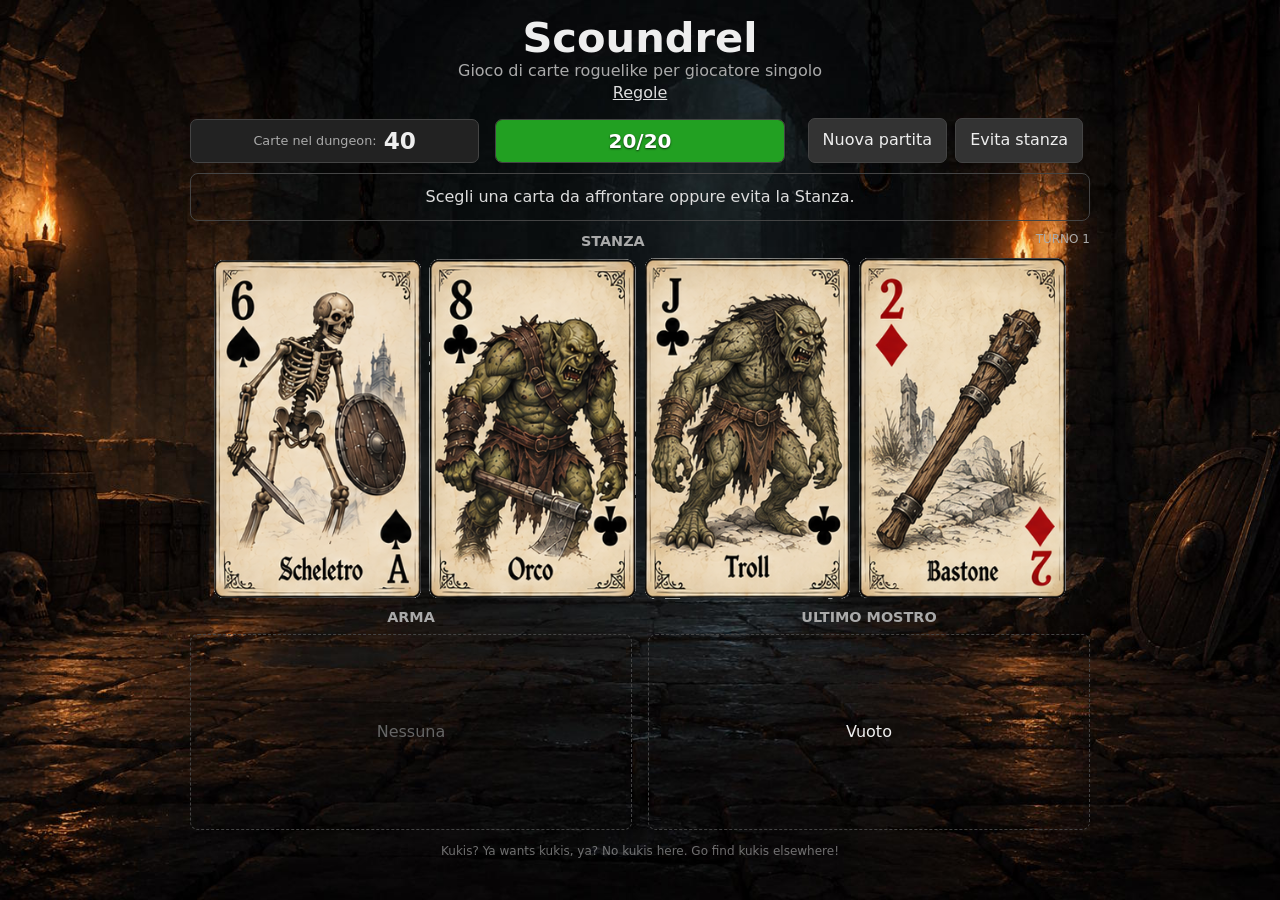
<file: index.html>
<!doctype html>
<html lang="it">
<head>
  <meta charset="utf-8">
  <meta name="viewport" content="width=device-width, initial-scale=1">
  <title>Scoundrel</title>
  <link rel="icon" href="favicon.ico" type="image/x-icon">
  <link rel="stylesheet" href="css/style.css?v=1.3.0">
</head>
<body>
<main id="app">
  <header>
    <h1>Scoundrel</h1>
    <p>Gioco di carte roguelike per giocatore singolo</p>
    <nav><a href="rules.html">Regole</a></nav>
  </header>
  <section class="topbar">
    <div class="stat"><span>Carte nel dungeon</span><strong id="dungeon-count">44</strong></div>
    <div class="health-bar" id="health-bar" role="progressbar" aria-label="Salute" aria-valuemin="0" aria-valuemax="20" aria-valuenow="20"><span id="health">20/20</span></div>
    <div class="controls"><button id="new-game" type="button">Nuova partita</button><button id="avoid" type="button">Evita stanza</button></div>
  </section>
  <div id="message" class="message" aria-live="polite"><div id="message-text"></div><div id="score-message" class="score-message" hidden></div></div>
  <section><h2>Stanza <span class="turn">Turno <span id="turn">1</span></span></h2><div id="room" class="room"></div></section>
  <section id="card-info" class="card-info" aria-live="polite" hidden><h3 id="card-info-title"></h3><p id="card-info-type"></p><p id="card-info-text"></p></section>
  <section class="lower">
    <div><h2>Arma</h2><div id="weapon" class="pile"></div></div>
    <div><h2>Ultimo mostro</h2><div id="last-monster" class="pile"></div></div>
  </section>

  <p class="kukis">Kukis? Ya wants kukis, ya? No kukis here. Go find kukis elsewhere!</p>
</main>
<dialog id="combat-modal" class="modal">
  <div class="modal-box" aria-labelledby="combat-title">
    <h2 id="combat-title">Scegli un’azione</h2><div id="combat-card"></div><p id="action-description"></p>
    <button id="barehanded" type="button">Combatti a mani nude</button>
    <button id="weapon-fight" type="button">Usa l’arma</button>
    <button id="drink-potion" type="button">Bevi</button>
    <button id="equip-weapon" type="button">Impugna</button>
    <button id="close-modal" type="button" class="secondary">Annulla</button>
  </div>
</dialog>
<script type="module" src="js/ui.js?v=1.3.0"></script>
</body>
</html>
</file>
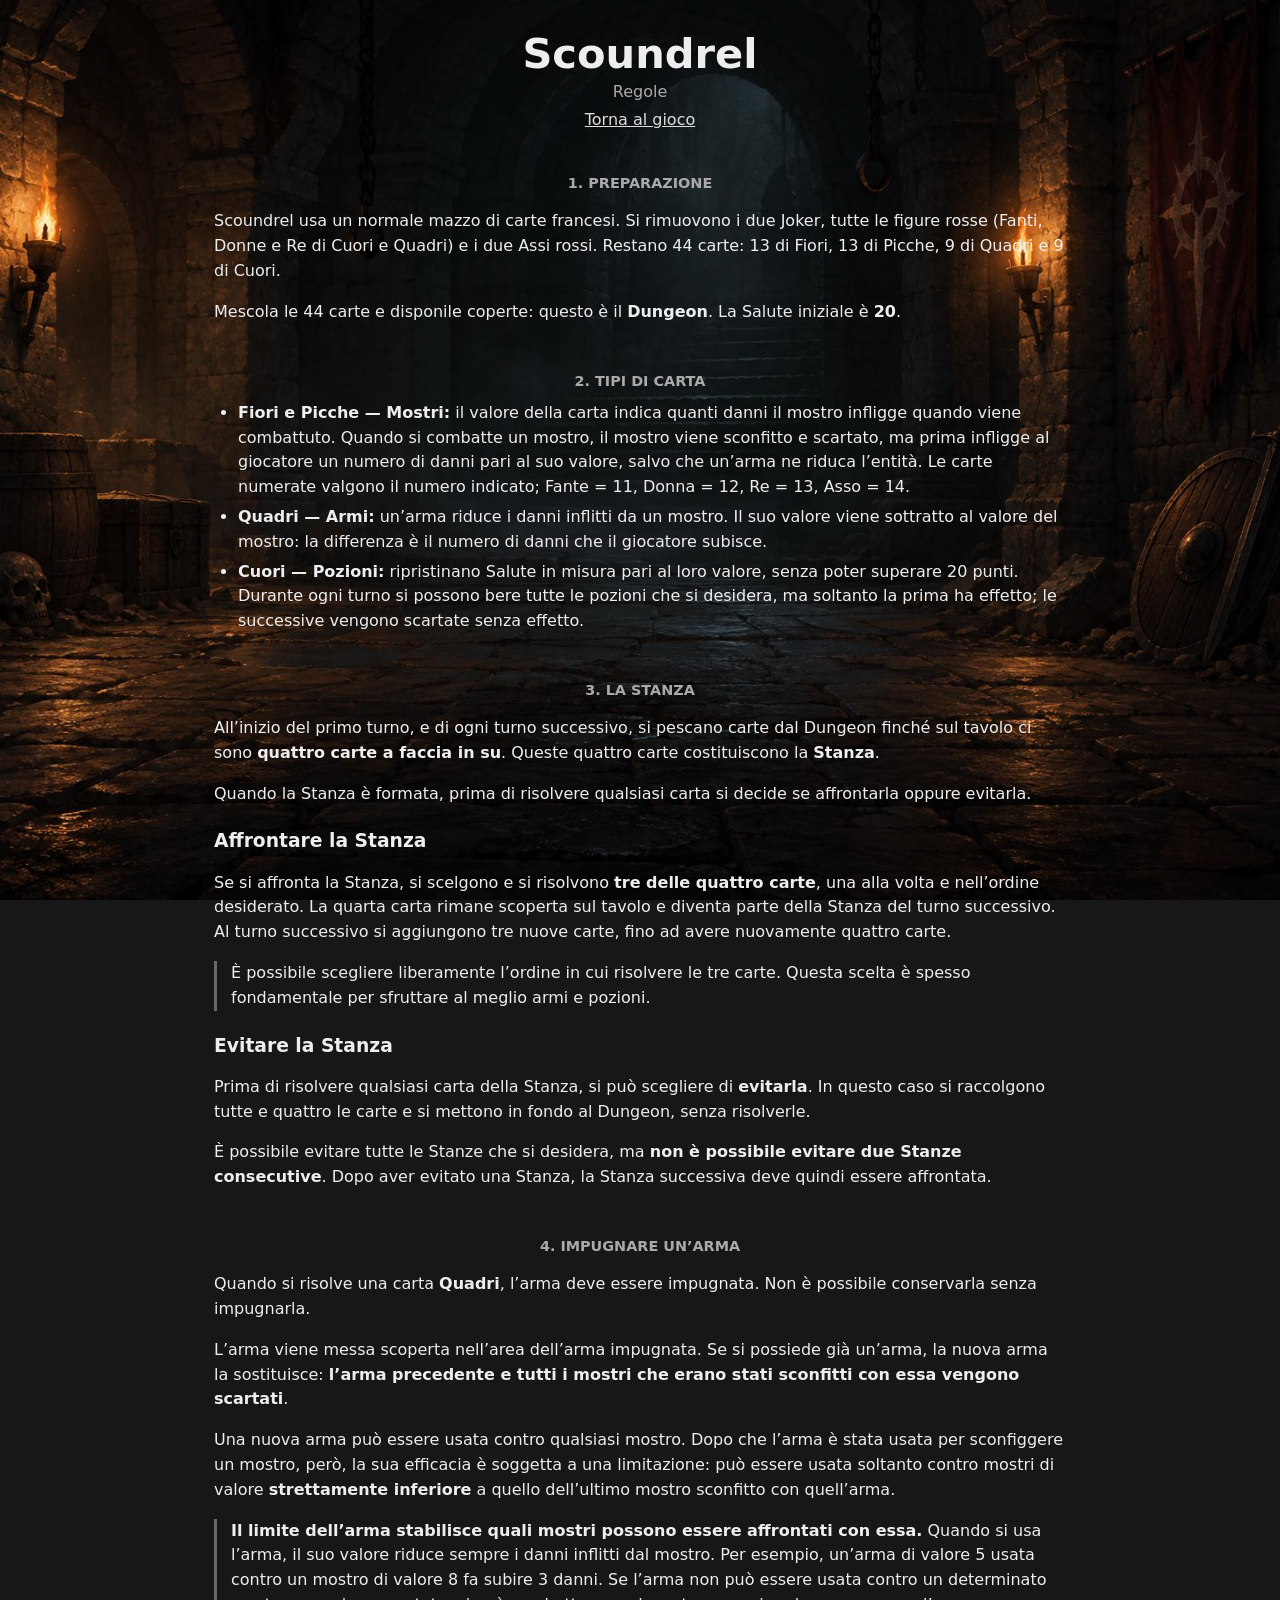
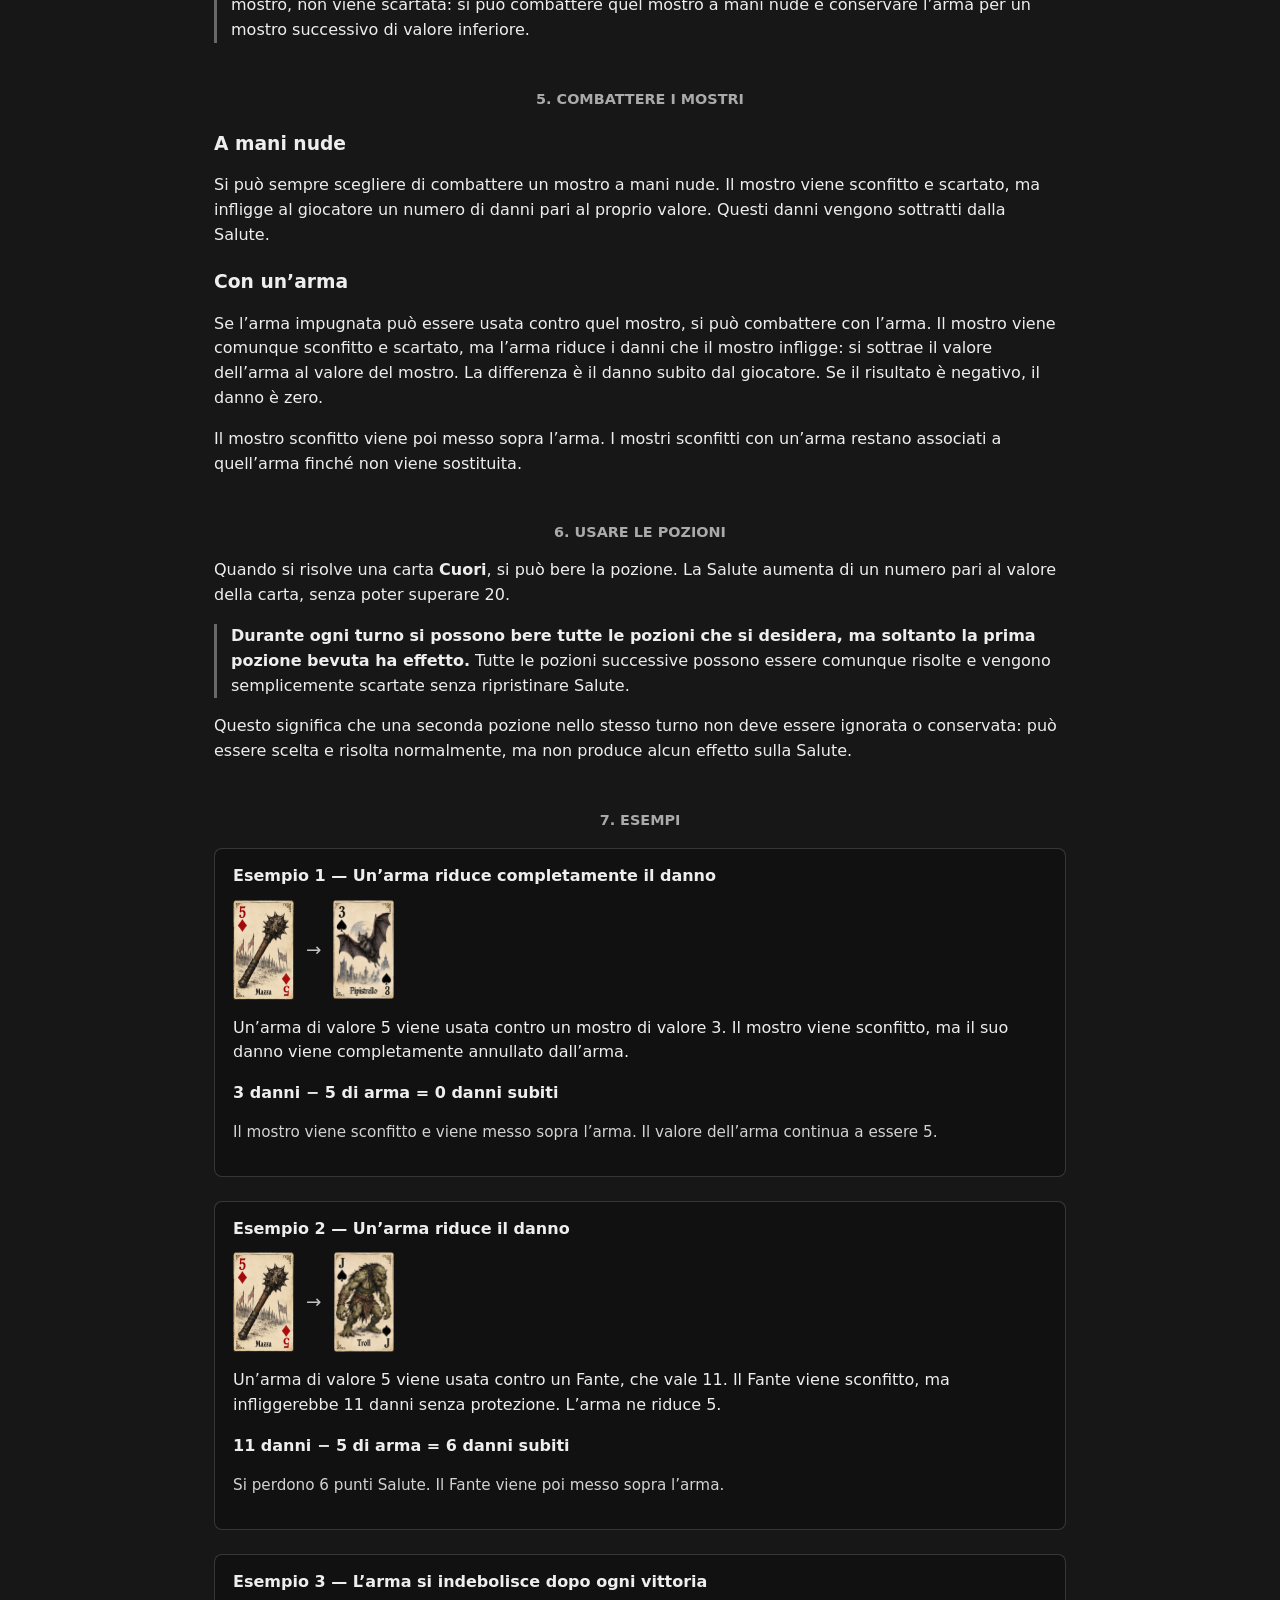
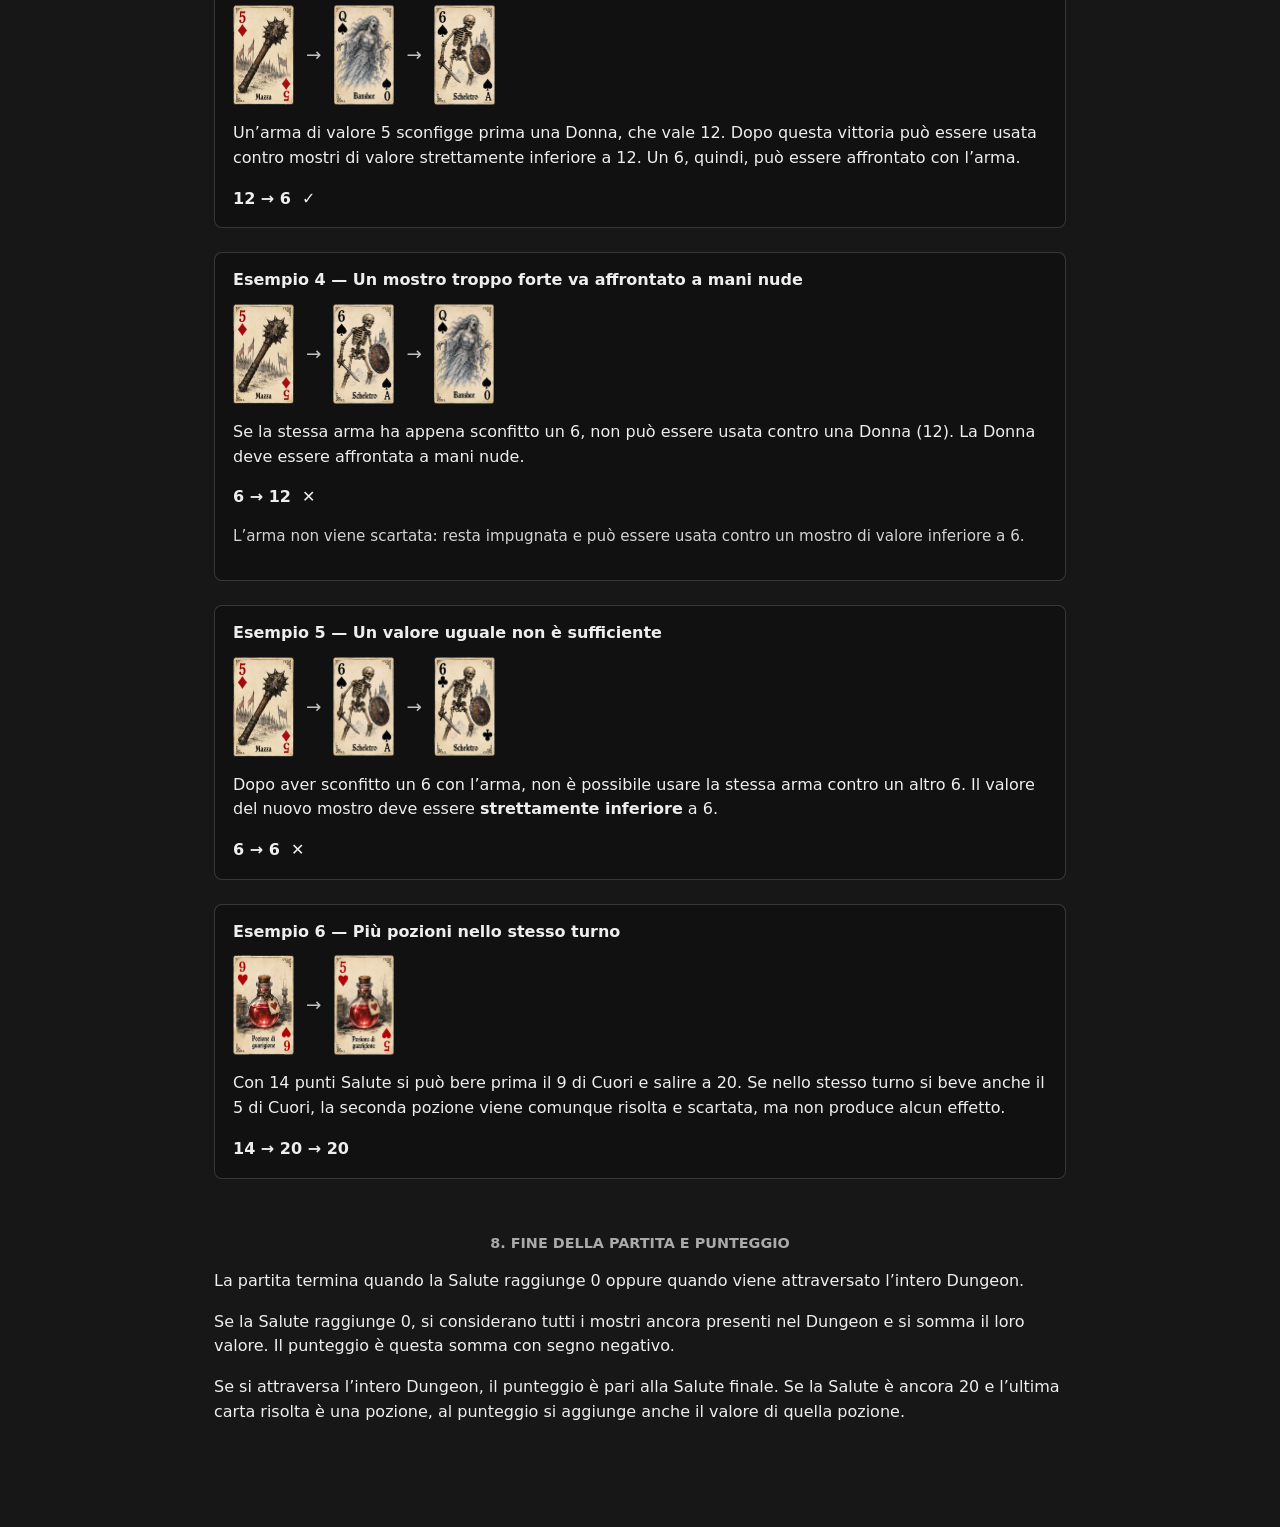
<file: rules.html>
<!doctype html>
<html lang="it">
<head>
  <meta charset="utf-8">
  <meta name="viewport" content="width=device-width, initial-scale=1">
  <title>Scoundrel — Regole</title>
  <link rel="stylesheet" href="css/style.css?v=1.2.0">
  <style>
    .rules {
      max-width: 900px;
      margin: 0 auto;
      padding: 32px 24px 56px;
    }

    .rules header {
      text-align: center;
      margin-bottom: 36px;
    }

    .rules h1 {
      margin-bottom: 4px;
    }

    .rules header p {
      margin: 4px 0;
    }

    .rules section {
      margin: 0 0 30px;
    }

    .rules h2 {
      margin: 0 0 10px;
    }

    .rules h3 {
      margin: 22px 0 8px;
    }

    .rules p,
    .rules li {
      line-height: 1.55;
    }

    .rules ul,
    .rules ol {
      padding-left: 24px;
    }

    .rules .example {
      margin: 18px 0 24px;
      padding: 16px 18px;
      border: 1px solid rgba(255,255,255,.16);
      border-radius: 8px;
      background: rgba(0,0,0,.24);
    }

    .rules .example-title {
      font-weight: 700;
      margin-bottom: 12px;
    }

    .rules .cards {
      display: flex;
      align-items: center;
      gap: 12px;
      margin: 12px 0;
      flex-wrap: wrap;
    }

    .rules .card-example {
      width: 61px;
      height: 100px;
      object-fit: contain;
      flex: 0 0 auto;
    }

    .rules .arrow {
      font-size: 1.15rem;
      opacity: .8;
    }

    .rules .calculation {
      margin: 8px 0 0;
      font-weight: 600;
    }

    .rules .note {
      opacity: .88;
      font-size: .95rem;
    }

    .rules .important {
      padding-left: 14px;
      border-left: 3px solid rgba(255,255,255,.35);
    }
  </style>
</head>

<body>
<main class="rules">

  <header>
    <h1>Scoundrel</h1>
    <p>Regole</p>
    <p><a href="index.html">Torna al gioco</a></p>
  </header>

  <section>
    <h2>1. Preparazione</h2>
    <p>
      Scoundrel usa un normale mazzo di carte francesi. Si rimuovono i due Joker,
      tutte le figure rosse (Fanti, Donne e Re di Cuori e Quadri) e i due Assi rossi.
      Restano 44 carte: 13 di Fiori, 13 di Picche, 9 di Quadri e 9 di Cuori.
    </p>
    <p>
      Mescola le 44 carte e disponile coperte: questo è il <strong>Dungeon</strong>.
      La Salute iniziale è <strong>20</strong>.
    </p>
  </section>

  <section>
    <h2>2. Tipi di carta</h2>
    <ul>
      <li>
        <strong>Fiori e Picche — Mostri:</strong>
        il valore della carta indica quanti danni il mostro infligge quando viene
        combattuto. Quando si combatte un mostro, il mostro viene sconfitto e
        scartato, ma prima infligge al giocatore un numero di danni pari al suo
        valore, salvo che un’arma ne riduca l’entità.
        Le carte numerate valgono il numero indicato; Fante = 11, Donna = 12,
        Re = 13, Asso = 14.
      </li>
      <li>
        <strong>Quadri — Armi:</strong>
        un’arma riduce i danni inflitti da un mostro. Il suo valore viene sottratto
        al valore del mostro: la differenza è il numero di danni che il giocatore
        subisce.
      </li>
      <li>
        <strong>Cuori — Pozioni:</strong>
        ripristinano Salute in misura pari al loro valore, senza poter superare
        20 punti. Durante ogni turno si possono bere tutte le pozioni che si desidera, ma soltanto la prima ha effetto; le successive vengono scartate senza effetto.
      </li>
    </ul>
  </section>

  <section>
    <h2>3. La Stanza</h2>

    <p>
      All’inizio del primo turno, e di ogni turno successivo, si pescano carte
      dal Dungeon finché sul tavolo ci sono <strong>quattro carte a faccia in su</strong>.
      Queste quattro carte costituiscono la <strong>Stanza</strong>.
    </p>

    <p>
      Quando la Stanza è formata, prima di risolvere qualsiasi carta si decide
      se affrontarla oppure evitarla.
    </p>

    <h3>Affrontare la Stanza</h3>
    <p>
      Se si affronta la Stanza, si scelgono e si risolvono <strong>tre delle quattro
      carte</strong>, una alla volta e nell’ordine desiderato.
      La quarta carta rimane scoperta sul tavolo e diventa parte della Stanza
      del turno successivo. Al turno successivo si aggiungono tre nuove carte,
      fino ad avere nuovamente quattro carte.
    </p>

    <p class="important">
      È possibile scegliere liberamente l’ordine in cui risolvere le tre carte.
      Questa scelta è spesso fondamentale per sfruttare al meglio armi e pozioni.
    </p>

    <h3>Evitare la Stanza</h3>
    <p>
      Prima di risolvere qualsiasi carta della Stanza, si può scegliere di
      <strong>evitarla</strong>. In questo caso si raccolgono tutte e quattro le
      carte e si mettono in fondo al Dungeon, senza risolverle.
    </p>
    <p>
      È possibile evitare tutte le Stanze che si desidera, ma
      <strong>non è possibile evitare due Stanze consecutive</strong>.
      Dopo aver evitato una Stanza, la Stanza successiva deve quindi essere affrontata.
    </p>
  </section>

  <section>
    <h2>4. Impugnare un’arma</h2>

    <p>
      Quando si risolve una carta <strong>Quadri</strong>, l’arma deve essere
      impugnata. Non è possibile conservarla senza impugnarla.
    </p>

    <p>
      L’arma viene messa scoperta nell’area dell’arma impugnata.
      Se si possiede già un’arma, la nuova arma la sostituisce:
      <strong>l’arma precedente e tutti i mostri che erano stati sconfitti
      con essa vengono scartati</strong>.
    </p>

    <p>
      Una nuova arma può essere usata contro qualsiasi mostro. Dopo che l’arma
      è stata usata per sconfiggere un mostro, però, la sua efficacia è soggetta
      a una limitazione: può essere usata soltanto contro mostri di valore
      <strong>strettamente inferiore</strong> a quello dell’ultimo mostro
      sconfitto con quell’arma.
    </p>

    <p class="important">
      <strong>Il limite dell’arma stabilisce quali mostri possono essere affrontati con essa.</strong>
      Quando si usa l’arma, il suo valore riduce sempre i danni inflitti dal mostro.
      Per esempio, un’arma di valore 5 usata contro un mostro di valore 8 fa subire 3 danni. Se l’arma non può essere usata contro un determinato mostro,
      non viene scartata: si può combattere quel mostro a mani nude e conservare
      l’arma per un mostro successivo di valore inferiore.
    </p>
  </section>

  <section>
    <h2>5. Combattere i Mostri</h2>

    <h3>A mani nude</h3>
    <p>
      Si può sempre scegliere di combattere un mostro a mani nude.
      Il mostro viene sconfitto e scartato, ma infligge al giocatore un numero
      di danni pari al proprio valore. Questi danni vengono sottratti dalla
      Salute.
    </p>

    <h3>Con un’arma</h3>
    <p>
      Se l’arma impugnata può essere usata contro quel mostro, si può
      combattere con l’arma. Il mostro viene comunque sconfitto e scartato, ma
      l’arma riduce i danni che il mostro infligge: si sottrae il valore dell’arma
      al valore del mostro. La differenza è il danno subito dal giocatore.
      Se il risultato è negativo, il danno è zero.
    </p>
    <p>
      Il mostro sconfitto viene poi messo sopra l’arma. I mostri sconfitti con
      un’arma restano associati a quell’arma finché non viene sostituita.
    </p>
  </section>

  <section>
    <h2>6. Usare le Pozioni</h2>

    <p>
      Quando si risolve una carta <strong>Cuori</strong>, si può bere la pozione.
      La Salute aumenta di un numero pari al valore della carta, senza poter
      superare 20.
    </p>

    <p class="important">
      <strong>Durante ogni turno si possono bere tutte le pozioni che si desidera,
      ma soltanto la prima pozione bevuta ha effetto.</strong>
      Tutte le pozioni successive possono essere comunque risolte e vengono
      semplicemente scartate senza ripristinare Salute.
    </p>

    <p>
      Questo significa che una seconda pozione nello stesso turno non deve essere
      ignorata o conservata: può essere scelta e risolta normalmente, ma non
      produce alcun effetto sulla Salute.
    </p>
  </section>

  <section>
    <h2>7. Esempi</h2>

    <div class="example">
      <div class="example-title">Esempio 1 — Un’arma riduce completamente il danno</div>
      <div class="cards">
        <img class="card-example" src="cards/quadri_5.png" alt="5 di Quadri">
        <span class="arrow">→</span>
        <img class="card-example" src="cards/picche_3.png" alt="3 di Picche">
      </div>
      <p>
        Un’arma di valore 5 viene usata contro un mostro di valore 3.
        Il mostro viene sconfitto, ma il suo danno viene completamente annullato
        dall’arma.
      </p>
      <p class="calculation">3 danni − 5 di arma = 0 danni subiti</p>
      <p class="note">
        Il mostro viene sconfitto e viene messo sopra l’arma. Il valore dell’arma
        continua a essere 5.
      </p>
    </div>

    <div class="example">
      <div class="example-title">Esempio 2 — Un’arma riduce il danno</div>
      <div class="cards">
        <img class="card-example" src="cards/quadri_5.png" alt="5 di Quadri">
        <span class="arrow">→</span>
        <img class="card-example" src="cards/picche_j.png" alt="Fante di Picche">
      </div>
      <p>
        Un’arma di valore 5 viene usata contro un Fante, che vale 11.
        Il Fante viene sconfitto, ma infliggerebbe 11 danni senza protezione.
        L’arma ne riduce 5.
      </p>
      <p class="calculation">11 danni − 5 di arma = 6 danni subiti</p>
      <p class="note">
        Si perdono 6 punti Salute. Il Fante viene poi messo sopra l’arma.
      </p>
    </div>

    <div class="example">
      <div class="example-title">Esempio 3 — L’arma si indebolisce dopo ogni vittoria</div>
      <div class="cards">
        <img class="card-example" src="cards/quadri_5.png" alt="5 di Quadri">
        <span class="arrow">→</span>
        <img class="card-example" src="cards/picche_q.png" alt="Donna di Picche">
        <span class="arrow">→</span>
        <img class="card-example" src="cards/picche_6.png" alt="6 di Picche">
      </div>
      <p>
        Un’arma di valore 5 sconfigge prima una Donna, che vale 12.
        Dopo questa vittoria può essere usata contro mostri di valore
        strettamente inferiore a 12. Un 6, quindi, può essere affrontato con l’arma.
      </p>
      <p class="calculation">12 → 6 &nbsp;✓</p>
    </div>

    <div class="example">
      <div class="example-title">Esempio 4 — Un mostro troppo forte va affrontato a mani nude</div>
      <div class="cards">
        <img class="card-example" src="cards/quadri_5.png" alt="5 di Quadri">
        <span class="arrow">→</span>
        <img class="card-example" src="cards/picche_6.png" alt="6 di Picche">
        <span class="arrow">→</span>
        <img class="card-example" src="cards/picche_q.png" alt="Donna di Picche">
      </div>
      <p>
        Se la stessa arma ha appena sconfitto un 6, non può essere usata contro
        una Donna (12). La Donna deve essere affrontata a mani nude.
      </p>
      <p class="calculation">6 → 12 &nbsp;✕</p>
      <p class="note">
        L’arma non viene scartata: resta impugnata e può essere usata contro
        un mostro di valore inferiore a 6.
      </p>
    </div>

    <div class="example">
      <div class="example-title">Esempio 5 — Un valore uguale non è sufficiente</div>
      <div class="cards">
        <img class="card-example" src="cards/quadri_5.png" alt="5 di Quadri">
        <span class="arrow">→</span>
        <img class="card-example" src="cards/picche_6.png" alt="6 di Picche">
        <span class="arrow">→</span>
        <img class="card-example" src="cards/fiori_6.png" alt="6 di Fiori">
      </div>
      <p>
        Dopo aver sconfitto un 6 con l’arma, non è possibile usare la stessa arma
        contro un altro 6. Il valore del nuovo mostro deve essere
        <strong>strettamente inferiore</strong> a 6.
      </p>
      <p class="calculation">6 → 6 &nbsp;✕</p>
    </div>

    <div class="example">
      <div class="example-title">Esempio 6 — Più pozioni nello stesso turno</div>
      <div class="cards">
        <img class="card-example" src="cards/cuori_9.png" alt="9 di Cuori">
        <span class="arrow">→</span>
        <img class="card-example" src="cards/cuori_5.png" alt="5 di Cuori">
      </div>
      <p>
        Con 14 punti Salute si può bere prima il 9 di Cuori e salire a 20.
        Se nello stesso turno si beve anche il 5 di Cuori, la seconda pozione
        viene comunque risolta e scartata, ma non produce alcun effetto.
      </p>
      <p class="calculation">14 → 20 → 20</p>
    </div>
  </section>

  <section>
    <h2>8. Fine della partita e punteggio</h2>
    <p>
      La partita termina quando la Salute raggiunge 0 oppure quando viene
      attraversato l’intero Dungeon.
    </p>
    <p>
      Se la Salute raggiunge 0, si considerano tutti i mostri ancora presenti
      nel Dungeon e si somma il loro valore. Il punteggio è questa somma con
      segno negativo.
    </p>
    <p>
      Se si attraversa l’intero Dungeon, il punteggio è pari alla Salute finale.
      Se la Salute è ancora 20 e l’ultima carta risolta è una pozione, al punteggio
      si aggiunge anche il valore di quella pozione.
    </p>
  </section>

</main>
</body>
</html>
</file>
<file: css/style.css>
:root {
  color-scheme: dark;
  --bg: #171717;
  --panel: #222;
  --border: #444;
  --text: #eee;
  --muted: #aaa;
  --accent: #d93c50;
}

* {
  box-sizing: border-box;
}

body {
  margin: 0;
  min-height: 100vh;
  min-height: 100dvh;
  height: auto;
  overflow-x: hidden;
  overflow-y: auto;
  background: var(--bg) url("../sfondo.jpg") center top / cover fixed no-repeat;
  color: var(--text);
  font: 16px/1.4 system-ui, sans-serif;
}

main {
  position: relative;
  width: min(900px, calc(100% - 32px));
  min-height: 100dvh;
  height: auto;
  margin: 0 auto;
  padding: 16px 0 18px;
  display: flex;
  flex-direction: column;
  overflow: visible;
}

header {
  text-align: center;
}

h1 {
  margin: 0;
  font-size: clamp(1.8rem, 4vw, 2.6rem);
  line-height: 1.05;
}

header p {
  margin: 0;
  color: var(--muted);
}

a {
  color: #ddd;
}

.topbar {
  display: grid;
  grid-template-columns: 1fr 1fr 1fr;
  gap: 16px;
  align-items: end;
  margin: 14px 0 10px;
}

.stat {
  text-align: center;
  background: var(--panel);
  border: 1px solid var(--border);
  border-radius: 7px;
  height: 44px;
  padding: 0 14px;
  display: flex;
  align-items: center;
  justify-content: center;
  gap: 7px;
}

.stat span {
  display: inline;
  color: var(--muted);
  font-size: .8rem;
}

.stat span::after {
  content: ":";
}

.stat strong {
  display: inline;
  font-size: 1.45rem;
}

.health-bar {
  position: relative;
  height: 44px;
  border: 1px solid var(--border);
  border-radius: 7px;
  overflow: hidden;
  background: #351616;
  display: flex;
  align-items: center;
  justify-content: center;
  color: #fff;
  font-size: 1.25rem;
  font-weight: 700;
  text-shadow: 0 1px 2px rgb(0 0 0 / .7);
  isolation: isolate;
}

.health-bar::before {
  content: "";
  position: absolute;
  inset: 0 auto 0 0;
  width: var(--health-percent, 100%);
  background: var(--health-color, #b52b2b);
  z-index: -1;
  transition: width .2s ease, background-color .25s ease;
}

.health-bar.health-dead {
  background: #241010;
}

.health-bar.health-dead::before {
  background: #7f1d1d;
}

.controls {
  display: flex;
  gap: 8px;
  justify-content: center;
  flex-wrap: wrap;
}

button {
  border: 1px solid var(--border);
  border-radius: 7px;
  background: #333;
  color: var(--text);
  padding: 10px 14px;
  font: inherit;
  cursor: pointer;
}

button:hover:not(:disabled) {
  background: #444;
}

button:disabled {
  opacity: .4;
  cursor: not-allowed;
}

.message {
  min-height: 42px;
  padding: 12px 14px;
  border: 1px solid var(--border);
  border-radius: 8px;
  color: #ddd;
  text-align: center;
}

.score-message {
  margin-top: 10px;
  font-size: 1.15rem;
  font-weight: 700;
}

h2 {
  font-size: .9rem;
  text-transform: uppercase;
  color: var(--muted);
  text-align: center;
  margin: 10px 0 7px;
}

.turn {
  float: right;
  font-size: .75rem;
  font-weight: normal;
}

/* Modifiche Architetturali: Stanza e Carte */
.room {
  display: flex;
  justify-content: center;
  align-items: center;
  gap: 8px;
  flex: 1; 
  min-height: 0; 
  width: 100%;
}

.card {
  padding: 0;
  background: transparent;
  border: 0;
  display: block;
  overflow: hidden;
  aspect-ratio: 243 / 400;
  height: 100%;
  max-height: 40vh;
  max-width: 23%;
  transition: transform 0.2s ease, opacity 0.2s ease, box-shadow 0.2s ease;
}

.card img {
  display: block;
  width: 100%;
  height: 100%;
  object-fit: contain;
  border-radius: 7px;
  box-shadow: 0 3px 10px rgb(0 0 0 / .35);
  user-select: none;
}

.card:hover:not(:disabled) img,
.card:focus-visible img {
  transform: translateY(-2px);
  box-shadow: 0 5px 14px rgb(0 0 0 / .45);
}

.card:disabled {
  opacity: .72;
}

.card-monster,
.card-weapon,
.card-potion {
  border: 0;
}

.card-compact {
  width: 74px;
  height: auto;
  max-height: none;
  aspect-ratio: auto;
}

.card-compact img {
  border-radius: 5px;
}

.card-compact:hover img,
.card-compact:focus-visible img {
  transform: none;
}

.lower {
  display: grid;
  grid-template-columns: 1fr 1fr;
  gap: 16px;
  margin-top: 8px;
  min-height: 0;
  height: 196px;
  flex: 0 0 196px;
}

.lower h2 {
  margin-top: 0;
}

.pile {
  height: 196px;
  min-height: 196px;
  border: 1px dashed var(--border);
  border-radius: 8px;
  display: flex;
  flex-direction: column;
  align-items: center;
  justify-content: center;
  gap: 8px;
}

.empty {
  color: #666;
}

/* Modifiche Architetturali: Modale Nativo (<dialog>) */
dialog.modal {
  padding: 0;
  border: none;
  border-radius: 10px;
  background: transparent;
  margin: auto;
  max-width: 100%;
}

dialog.modal::backdrop {
  background: rgb(0 0 0 / .72);
}

.modal-box {
  width: min(420px, 100vw - 32px);
  background: #222;
  border: 1px solid var(--border);
  border-radius: 10px;
  padding: 24px;
  text-align: center;
  box-shadow: 0 10px 30px rgb(0 0 0 / 0.8);
}

.modal-box button {
  width: 100%;
  margin-top: 8px;
}

.secondary {
  background: transparent;
}

.modal-card-image {
  width: min(180px, 60vw);
  max-height: 280px;
  object-fit: contain;
  display: block;
  margin: 0 auto 14px;
  border-radius: 7px;
  box-shadow: 0 3px 10px rgb(0 0 0 / .4);
}

/* Modifiche Architetturali: Tooltip */
.card-info {
  position: fixed;
  z-index: 20;
  left: 50%;
  bottom: 24px;
  transform: translateX(-50%);
  width: min(520px, calc(100vw - 32px));
  height: auto;
  margin: 0;
  padding: 10px 16px;
  border-radius: 12px;
  background: rgba(43, 43, 43, 0.95);
  backdrop-filter: blur(4px);
  text-align: center;
  box-shadow: 0 4px 14px rgb(0 0 0 / .35);
  border: 1px solid var(--border);
}

.card-info[hidden] {
  visibility: hidden;
  display: none;
}

.card-info h3 {
  margin: 0;
  font-size: 1.25rem;
}

.card-info p {
  margin: 4px 0;
}

.card-info p:first-of-type {
  color: var(--muted);
}

.card-info p:last-of-type {
  margin-top: 12px;
  color: #ddd;
}

.kukis {
  text-align: center;
  font-size: 0.75rem;
  opacity: 0.45;
  margin: 40px 0 12px;
}

/* Regole */
.rules {
  max-width: 900px;
}

.rules h2 {
  margin-top: 24px;
  margin-bottom: 9px;
}

.rules ul {
  margin-top: 6px;
  padding-left: 24px;
}

.rules li {
  margin: 5px 0;
}

.rules-examples {
  display: flex;
  flex-direction: column;
  gap: 10px;
  margin-top: 10px;
}

.rules-example {
  display: grid;
  grid-template-columns: 245px 1fr;
  gap: 16px;
  align-items: center;
  padding: 12px 14px;
  background: rgb(34 34 34 / .84);
  border: 1px solid var(--border);
  border-radius: 8px;
}

.example-cards {
  display: flex;
  align-items: center;
  justify-content: center;
  gap: 8px;
  min-height: 100px;
}

.example-cards img {
  width: 61px;
  height: 100px;
  object-fit: cover;
  border-radius: 4px;
  box-shadow: 0 2px 6px rgb(0 0 0 / .35);
}

.example-symbol {
  font-size: 1.25rem;
  color: var(--muted);
  font-weight: 600;
}

.rules-example strong {
  color: #f0f0f0;
}

.rules-example p {
  margin: 5px 0 0;
  color: #ddd;
}

.rules-source {
  margin-top: 26px;
  color: var(--muted);
  font-size: .85rem;
  text-align: center;
}

.rules-source em {
  font-style: italic;
}

/* Media Queries per Mobile */
@media (max-width: 650px) {
  main {
    width: min(100% - 20px, 900px);
    padding-top: 10px;
  }
  
  .topbar {
    grid-template-columns: 1fr 1fr;
    gap: 8px;
  }
  
  .controls {
    grid-column: 1 / -1;
  }
  
  /* Layout a griglia 2x2 su mobile gestito in Flexbox */
  .room {
    flex-wrap: wrap;
    align-content: center;
  }
  
  .card {
    max-width: 47%;
    max-height: 28vh;
  }
  
  .lower {
    grid-template-columns: 1fr;
    gap: 8px;
    height: 160px;
    flex-basis: 160px;
  }
  
  .pile {
    height: 160px;
    min-height: 160px;
  }
  
  .card-info {
    min-height: 96px;
    height: auto;
  }

  .rules-example {
    grid-template-columns: 1fr;
    gap: 9px;
  }
  
  .example-cards {
    min-height: 100px;
  }
  
  .rules-example p {
    margin-top: 5px;
  }
}
</file>
